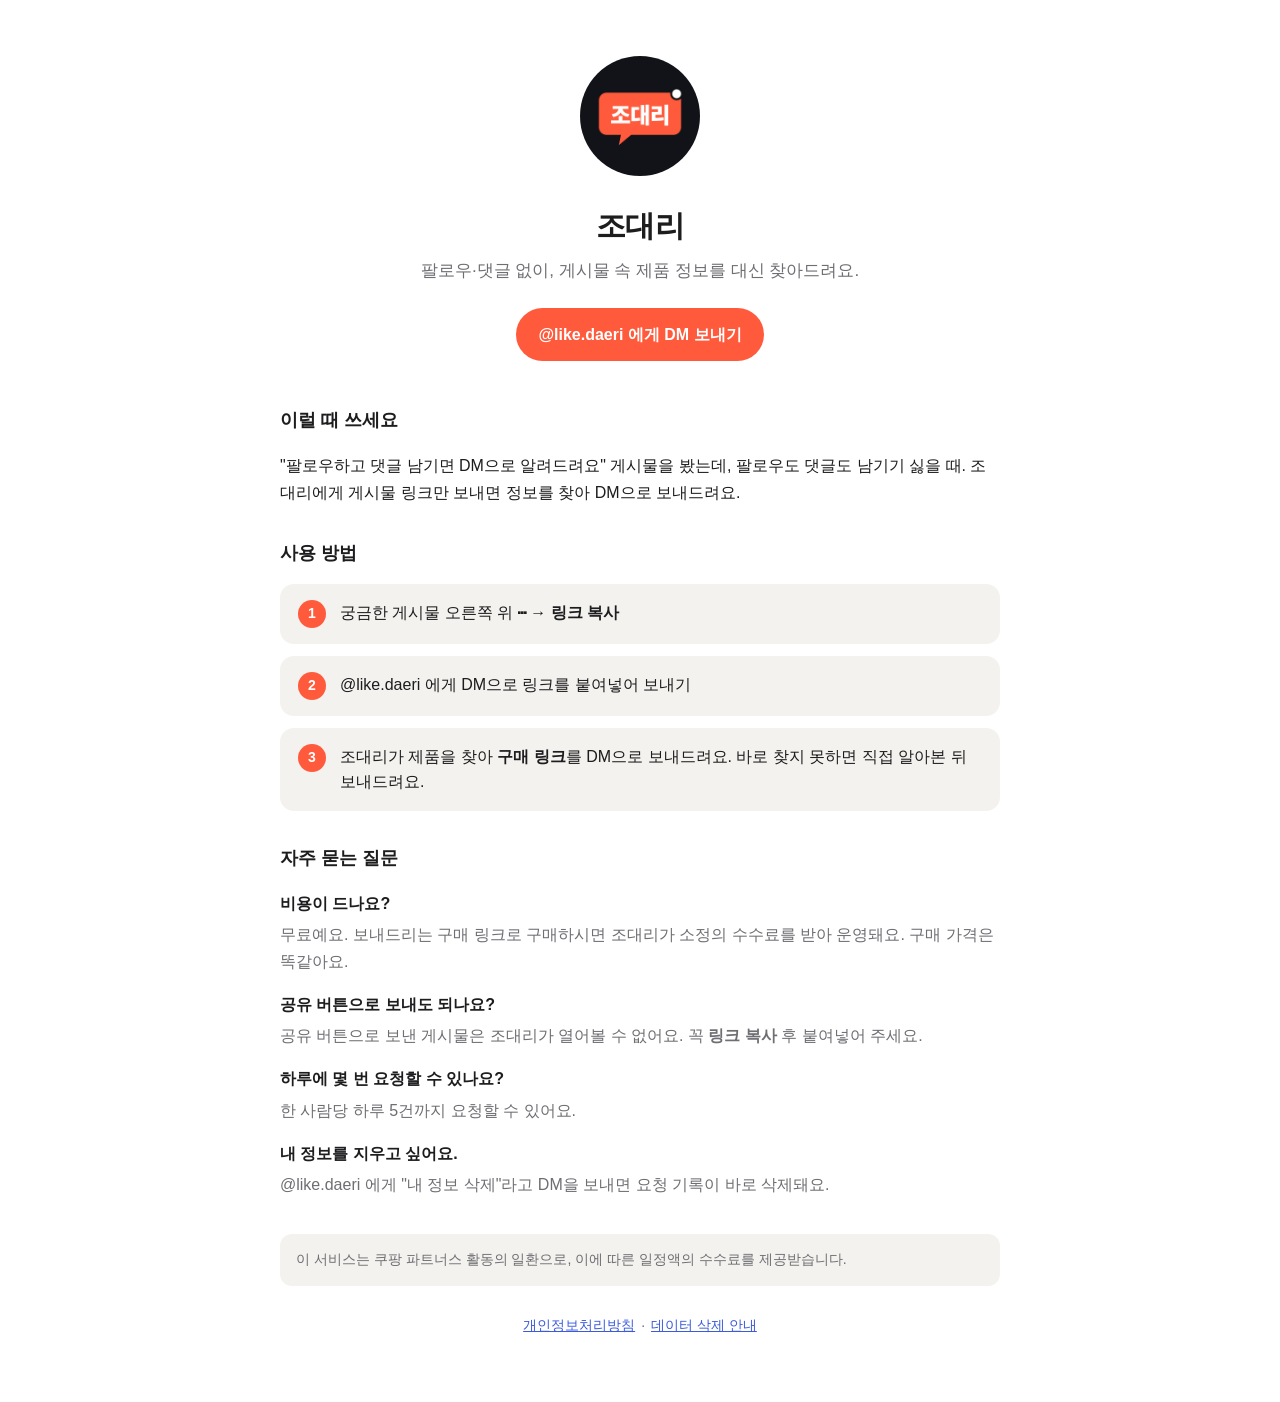
<file: index.html>
<!doctype html>
<html lang="ko">
<head>
<meta charset="utf-8">
<meta name="viewport" content="width=device-width, initial-scale=1">
<title>조대리</title>
<meta name="description" content="팔로우·댓글 없이, 게시물 속 제품 정보를 DM으로 대신 찾아드려요.">
<meta property="og:title" content="조대리">
<meta property="og:description" content="팔로우·댓글 없이, 게시물 속 제품 정보를 DM으로 대신 찾아드려요.">
<meta property="og:image" content="https://jino816.github.io/jodaeri-policy/logo.png">
<link rel="icon" href="logo.png">
<link rel="stylesheet" href="style.css">
<style>
  .hero { text-align:center; padding:24px 0 8px; }
  .hero img { width:120px; height:120px; border-radius:50%; }
  .hero h1 { font-size:30px; margin:16px 0 6px; letter-spacing:-0.5px; }
  .hero p { font-size:17px; margin:0; color:var(--muted); }
  .cta { display:inline-block; margin:22px 0 4px; padding:13px 22px; border-radius:999px; background:var(--accent); color:#fff; font-weight:700; text-decoration:none; }
  .steps { list-style:none; padding:0; margin:0; display:grid; gap:12px; }
  .steps li { background:var(--card); border-radius:14px; padding:16px 18px; display:flex; gap:14px; align-items:flex-start; }
  .steps b.num { flex:none; width:28px; height:28px; border-radius:50%; background:var(--accent); color:#fff; display:grid; place-items:center; font-size:14px; }
  .steps span { line-height:1.6; }
  .faq dt { font-weight:700; margin-top:16px; }
  .faq dd { margin:4px 0 0; color:var(--muted); }
  .notice { margin-top:36px; padding:14px 16px; border-radius:12px; background:var(--card); font-size:14px; color:var(--muted); }
  footer { margin-top:28px; font-size:14px; color:var(--muted); text-align:center; }
  footer a { margin:0 6px; }
</style>
</head>
<body>
<main>
  <section class="hero">
    <img src="logo.png" alt="조대리 로고">
    <h1>조대리</h1>
    <p>팔로우·댓글 없이, 게시물 속 제품 정보를 대신 찾아드려요.</p>
    <a class="cta" href="https://www.instagram.com/like.daeri/">@like.daeri 에게 DM 보내기</a>
  </section>

  <h2>이럴 때 쓰세요</h2>
  <p>"팔로우하고 댓글 남기면 DM으로 알려드려요" 게시물을 봤는데, 팔로우도 댓글도 남기기 싫을 때.
     조대리에게 게시물 링크만 보내면 정보를 찾아 DM으로 보내드려요.</p>

  <h2>사용 방법</h2>
  <ol class="steps">
    <li><b class="num">1</b><span>궁금한 게시물 오른쪽 위 <b>⋯</b> → <b>링크 복사</b></span></li>
    <li><b class="num">2</b><span>@like.daeri 에게 DM으로 링크를 붙여넣어 보내기</span></li>
    <li><b class="num">3</b><span>조대리가 제품을 찾아 <b>구매 링크</b>를 DM으로 보내드려요. 바로 찾지 못하면 직접 알아본 뒤 보내드려요.</span></li>
  </ol>

  <h2>자주 묻는 질문</h2>
  <dl class="faq">
    <dt>비용이 드나요?</dt>
    <dd>무료예요. 보내드리는 구매 링크로 구매하시면 조대리가 소정의 수수료를 받아 운영돼요. 구매 가격은 똑같아요.</dd>
    <dt>공유 버튼으로 보내도 되나요?</dt>
    <dd>공유 버튼으로 보낸 게시물은 조대리가 열어볼 수 없어요. 꼭 <b>링크 복사</b> 후 붙여넣어 주세요.</dd>
    <dt>하루에 몇 번 요청할 수 있나요?</dt>
    <dd>한 사람당 하루 5건까지 요청할 수 있어요.</dd>
    <dt>내 정보를 지우고 싶어요.</dt>
    <dd>@like.daeri 에게 "내 정보 삭제"라고 DM을 보내면 요청 기록이 바로 삭제돼요.</dd>
  </dl>

  <p class="notice">이 서비스는 쿠팡 파트너스 활동의 일환으로, 이에 따른 일정액의 수수료를 제공받습니다.</p>

  <footer>
    <a href="privacy.html">개인정보처리방침</a>·<a href="data-deletion.html">데이터 삭제 안내</a>
  </footer>
</main>
</body>
</html>
</file>
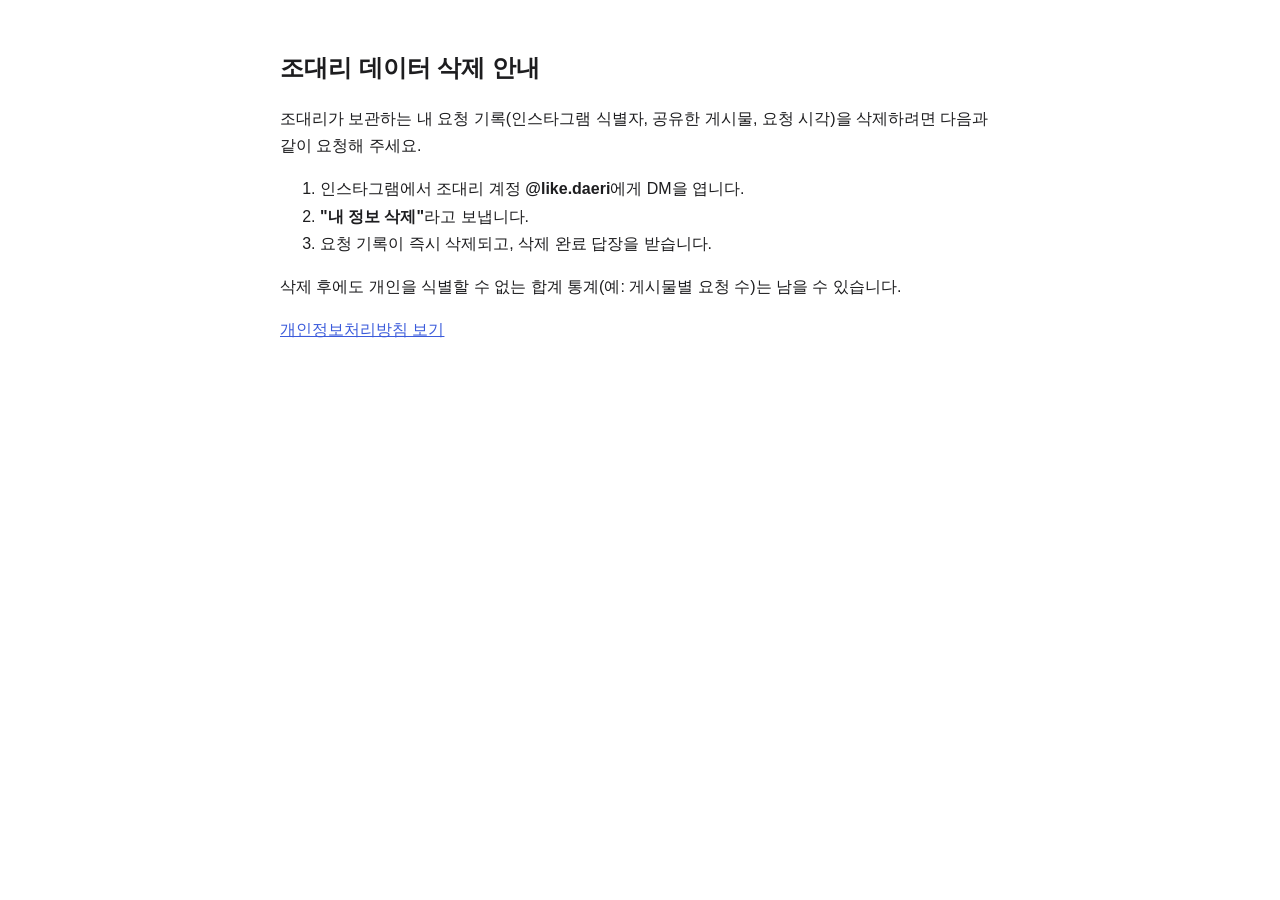
<file: data-deletion.html>
<!doctype html>
<html lang="ko">
<head>
<meta charset="utf-8">
<meta name="viewport" content="width=device-width, initial-scale=1">
<title>조대리 데이터 삭제 안내</title>
<link rel="stylesheet" href="style.css">
</head>
<body>
<main>
  <h1>조대리 데이터 삭제 안내</h1>
  <p>조대리가 보관하는 내 요청 기록(인스타그램 식별자, 공유한 게시물, 요청 시각)을 삭제하려면 다음과 같이 요청해 주세요.</p>
  <ol>
    <li>인스타그램에서 조대리 계정 <b>@like.daeri</b>에게 DM을 엽니다.</li>
    <li><b>"내 정보 삭제"</b>라고 보냅니다.</li>
    <li>요청 기록이 즉시 삭제되고, 삭제 완료 답장을 받습니다.</li>
  </ol>
  <p>삭제 후에도 개인을 식별할 수 없는 합계 통계(예: 게시물별 요청 수)는 남을 수 있습니다.</p>
  <p><a href="privacy.html">개인정보처리방침 보기</a></p>
</main>
</body>
</html>
</file>
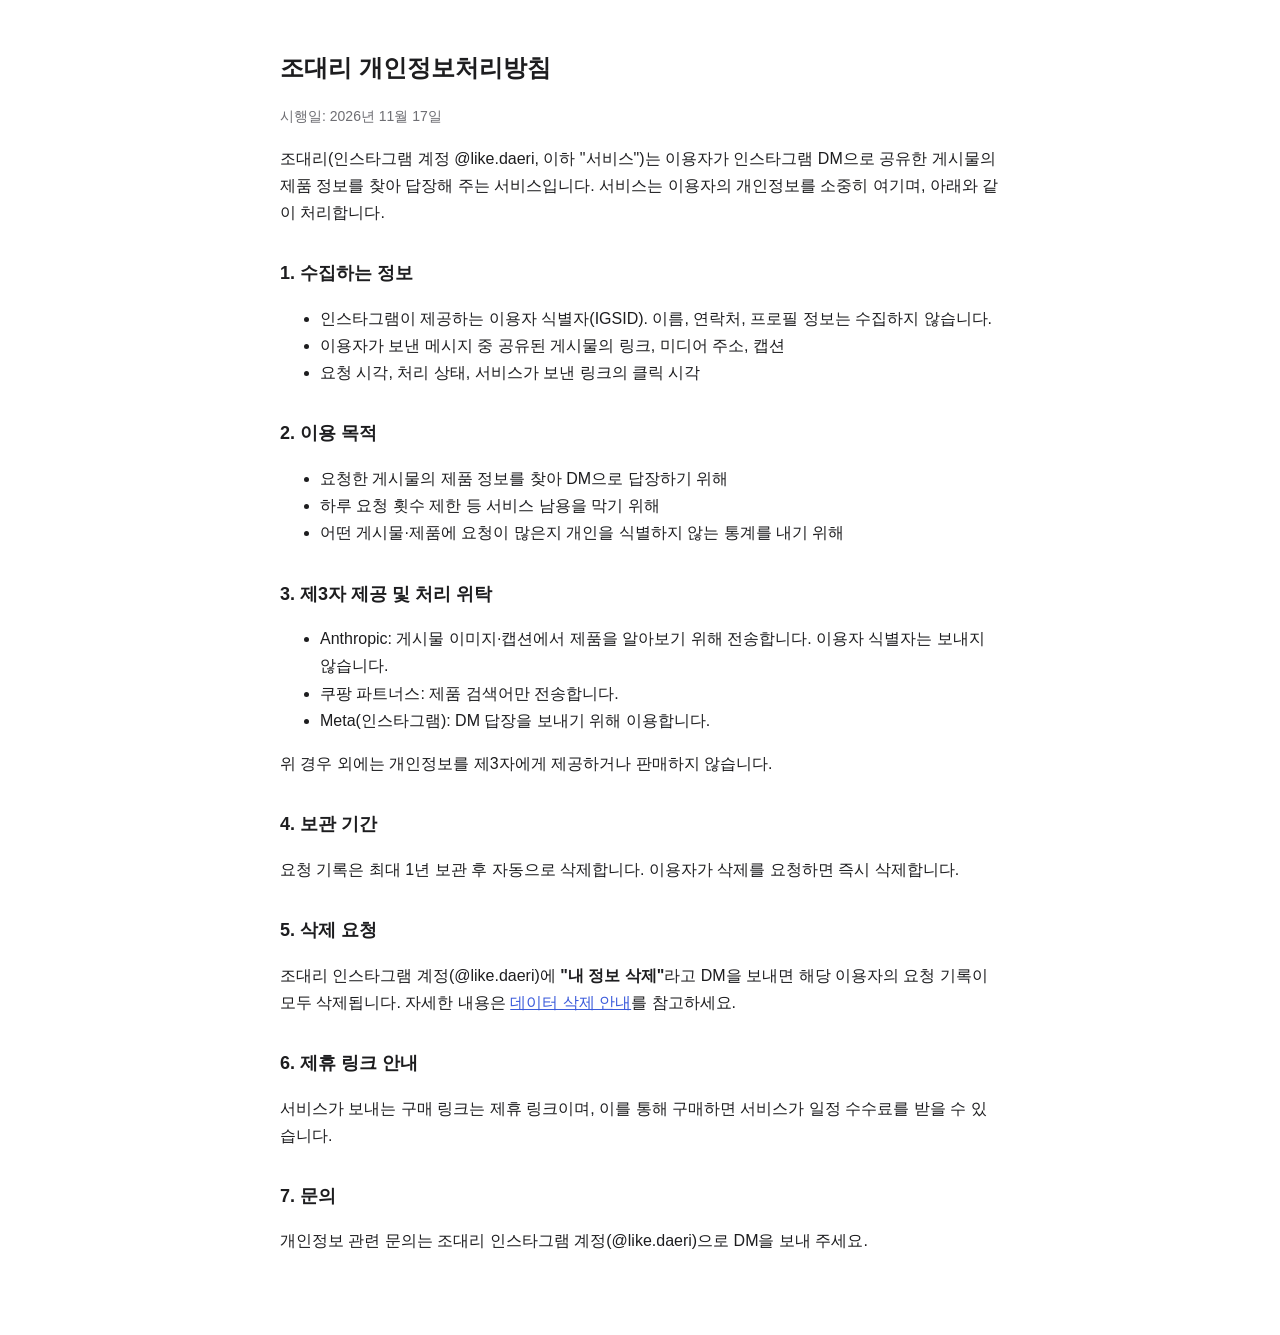
<file: privacy.html>
<!doctype html>
<html lang="ko">
<head>
<meta charset="utf-8">
<meta name="viewport" content="width=device-width, initial-scale=1">
<title>조대리 개인정보처리방침</title>
<link rel="stylesheet" href="style.css">
</head>
<body>
<main>
  <h1>조대리 개인정보처리방침</h1>
  <p class="muted">시행일: 2026년 11월 17일</p>

  <p>조대리(인스타그램 계정 @like.daeri, 이하 "서비스")는 이용자가 인스타그램 DM으로 공유한 게시물의 제품 정보를 찾아 답장해 주는 서비스입니다.
     서비스는 이용자의 개인정보를 소중히 여기며, 아래와 같이 처리합니다.</p>

  <h2>1. 수집하는 정보</h2>
  <ul>
    <li>인스타그램이 제공하는 이용자 식별자(IGSID). 이름, 연락처, 프로필 정보는 수집하지 않습니다.</li>
    <li>이용자가 보낸 메시지 중 공유된 게시물의 링크, 미디어 주소, 캡션</li>
    <li>요청 시각, 처리 상태, 서비스가 보낸 링크의 클릭 시각</li>
  </ul>

  <h2>2. 이용 목적</h2>
  <ul>
    <li>요청한 게시물의 제품 정보를 찾아 DM으로 답장하기 위해</li>
    <li>하루 요청 횟수 제한 등 서비스 남용을 막기 위해</li>
    <li>어떤 게시물·제품에 요청이 많은지 개인을 식별하지 않는 통계를 내기 위해</li>
  </ul>

  <h2>3. 제3자 제공 및 처리 위탁</h2>
  <ul>
    <li>Anthropic: 게시물 이미지·캡션에서 제품을 알아보기 위해 전송합니다. 이용자 식별자는 보내지 않습니다.</li>
    <li>쿠팡 파트너스: 제품 검색어만 전송합니다.</li>
    <li>Meta(인스타그램): DM 답장을 보내기 위해 이용합니다.</li>
  </ul>
  <p>위 경우 외에는 개인정보를 제3자에게 제공하거나 판매하지 않습니다.</p>

  <h2>4. 보관 기간</h2>
  <p>요청 기록은 최대 1년 보관 후 자동으로 삭제합니다. 이용자가 삭제를 요청하면 즉시 삭제합니다.</p>

  <h2>5. 삭제 요청</h2>
  <p>조대리 인스타그램 계정(@like.daeri)에 <b>"내 정보 삭제"</b>라고 DM을 보내면 해당 이용자의 요청 기록이 모두 삭제됩니다.
     자세한 내용은 <a href="data-deletion.html">데이터 삭제 안내</a>를 참고하세요.</p>

  <h2>6. 제휴 링크 안내</h2>
  <p>서비스가 보내는 구매 링크는 제휴 링크이며, 이를 통해 구매하면 서비스가 일정 수수료를 받을 수 있습니다.</p>

  <h2>7. 문의</h2>
  <p>개인정보 관련 문의는 조대리 인스타그램 계정(@like.daeri)으로 DM을 보내 주세요.</p>
</main>
</body>
</html>
</file>
<file: style.css>
:root { --bg:#ffffff; --fg:#1d1d1f; --muted:#6e6e73; --link:#3b5bdb; --accent:#FF5A3C; --card:#f4f2ee; }
@media (prefers-color-scheme: dark) { :root { --bg:#111318; --fg:#ececf0; --muted:#9a9aa2; --link:#8ea2ff; --card:#1c1f27; } }
body { margin:0; background:var(--bg); color:var(--fg); font-family:-apple-system,"Apple SD Gothic Neo","Malgun Gothic",sans-serif; line-height:1.7; }
main { max-width:720px; margin:0 auto; padding:32px 16px 64px; }
h1 { font-size:24px; } h2 { font-size:18px; margin-top:32px; }
a { color:var(--link); }
.muted { color:var(--muted); font-size:14px; }
</file>
